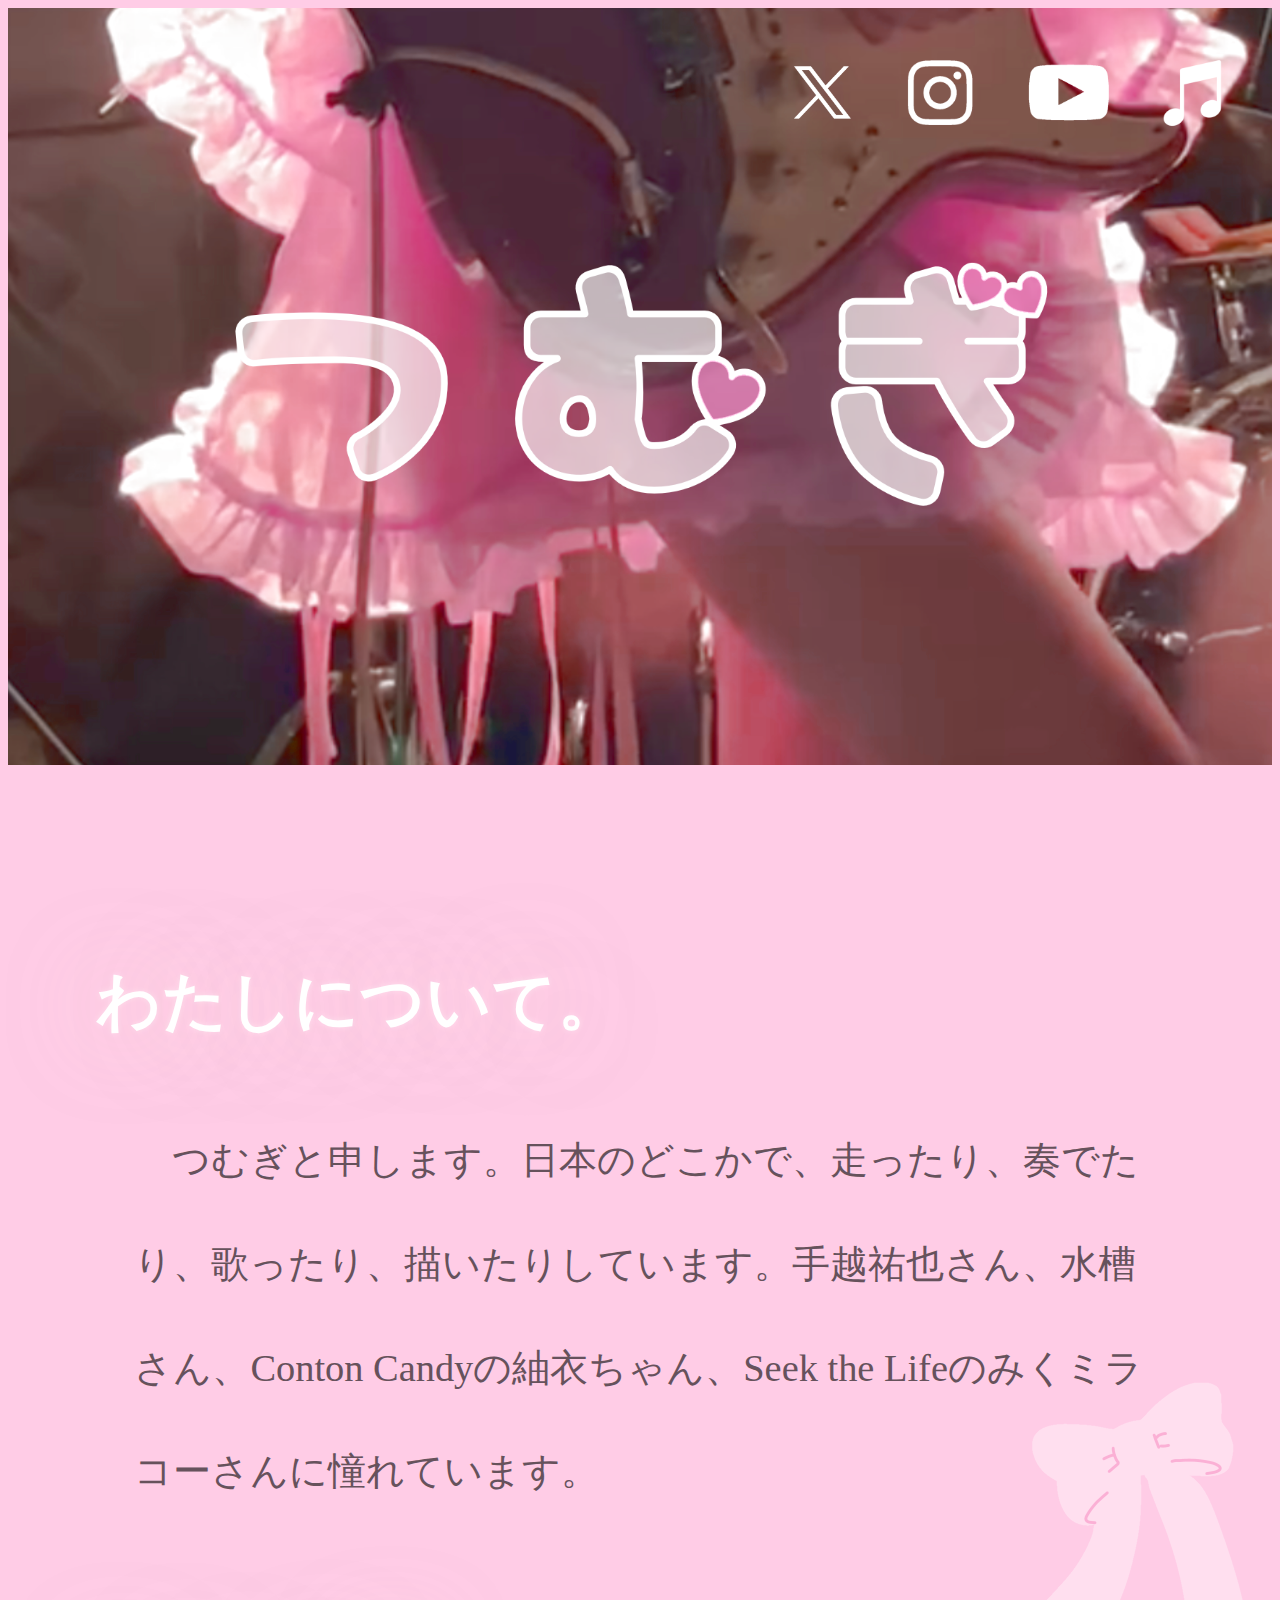
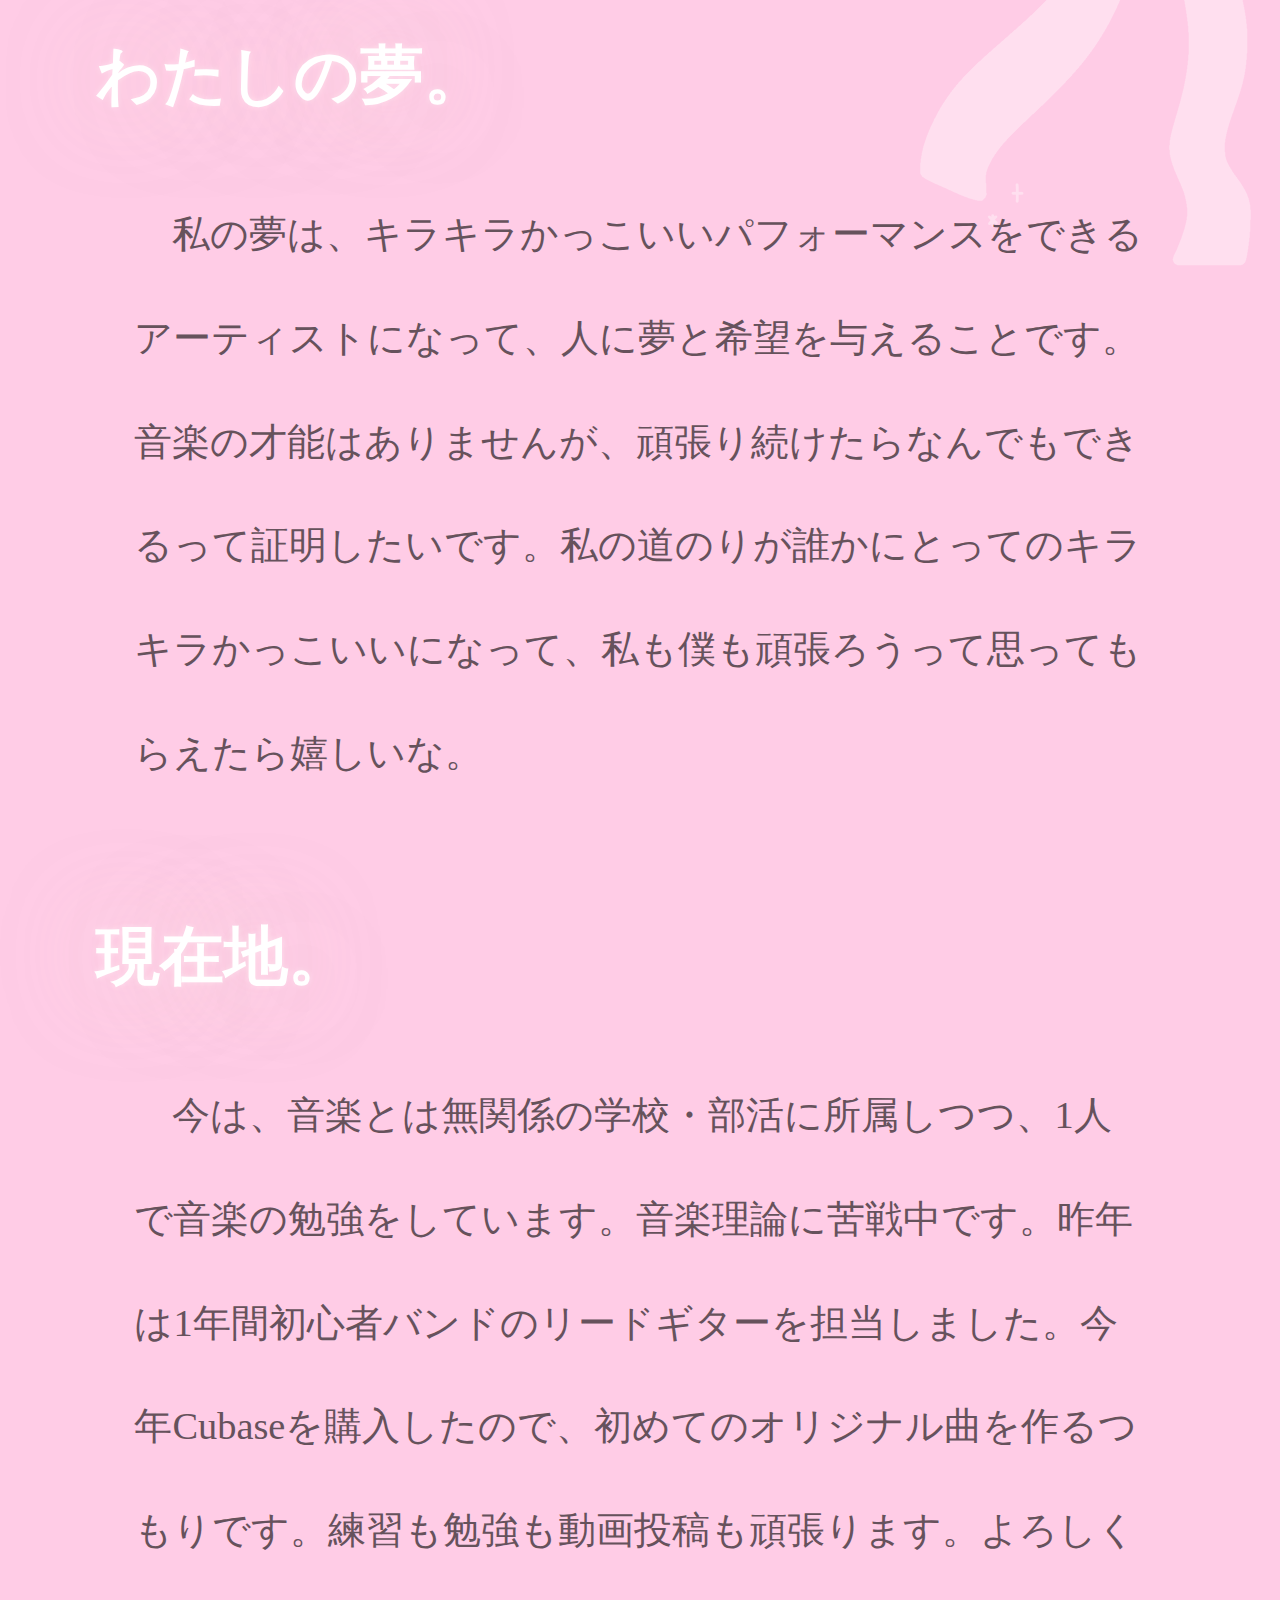
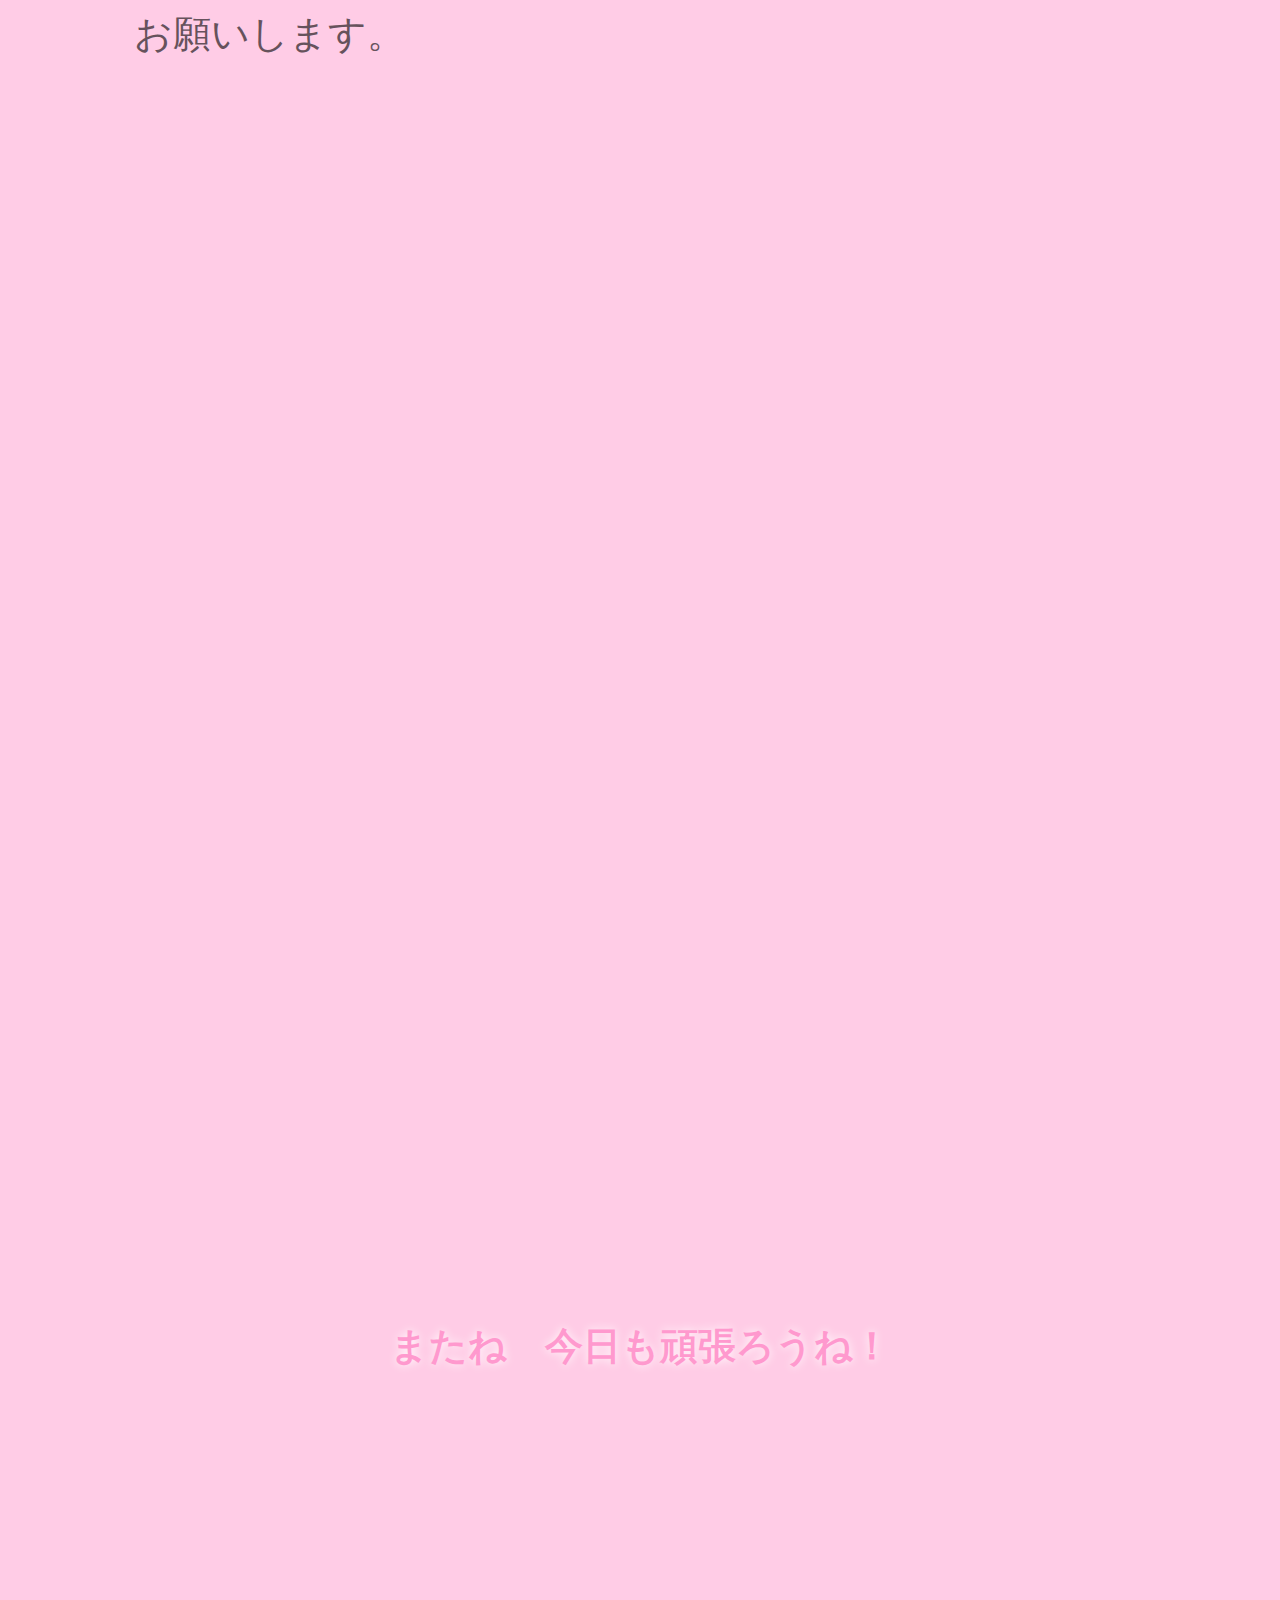
<file: index.html>
<!DOCTYPE html>
<html lang="ja">
    <head>
        <title>つむぎ</title>
        <link rel="stylesheet" href="style.css">
        <meta name="viewpoint" content="width=device-width, initial-scale=1">
        <link rel="icon" type="image/PNG" href="tsumu_icon.PNG">
    </head>

    <body>
        <header>
            <div class="header_container">
                <img id="header_image" src="tsumugi.PNG">
                <!-- <h1>つむぎ</h1> -->
                <div class="icon_container">
                    <a href="https://x.com/meltypink__26?s=21"><img id="X" src=X.PNG></a>
                    <a href="https://www.instagram.com/meltypink__26/"><img id="Instagram" src=Instagram.PNG></a>
                    <a href="https://youtube.com/@meltypink__26?si=7CMQqwtdU5sNjlXt"><img id="youtube" src=youtube.PNG></a>
                    <a href="music.html"><img id="music" src=music.PNG></a>
                </div>
            </div>
        </header>

        <main>
            <img id="ribbon" src=ribbon.PNG>
            <div class="main_container">
                <div class="item"><p>わたしについて。</p></div>
                    <div class="text">　つむぎと申します。日本のどこかで、走ったり、奏でたり、歌ったり、描いたりしています。手越祐也さん、水槽さん、Conton Candyの紬衣ちゃん、Seek the Lifeのみくミラコーさんに憧れています。</div>
                    <br>
                <div class="item"><p>わたしの夢。</p></div>
                    <div class="text">　私の夢は、キラキラかっこいいパフォーマンスをできるアーティストになって、人に夢と希望を与えることです。音楽の才能はありませんが、頑張り続けたらなんでもできるって証明したいです。私の道のりが誰かにとってのキラキラかっこいいになって、私も僕も頑張ろうって思ってもらえたら嬉しいな。</div>
                    <br>
                <div class="item"><p>現在地。</p></div>
                    <div class="text">　今は、音楽とは無関係の学校・部活に所属しつつ、1人で音楽の勉強をしています。音楽理論に苦戦中です。昨年は1年間初心者バンドのリードギターを担当しました。今年Cubaseを購入したので、初めてのオリジナル曲を作るつもりです。練習も勉強も動画投稿も頑張ります。よろしくお願いします。</div>
                    <br>
            </div>
            
            <div class="movie">
                <iframe width="560" height="315" src="https://www.youtube.com/embed/1L05wKRocz8?si=KwTI6WBA8mq9EXPv" title="YouTube video player" frameborder="0" allow="accelerometer; autoplay; clipboard-write; encrypted-media; gyroscope; picture-in-picture; web-share" referrerpolicy="strict-origin-when-cross-origin" allowfullscreen></iframe>
            </div>   
        </main>
        <last>
            <div class="last_container">
                <h2>またね　今日も頑張ろうね！</h2>
            </div>
        </last>

        <footer>
            
        </footer>
    </body>
</html>
</file>
<file: style.css>
@charset "UTF-8";

body {
    background-color: #ffcce6;
    overflow-x:hidden;
}

.header_container{
    width:100%;
    position:relative;
}

#header_image img{
    pointer-events: none;
    -webkit-touch-callout:none;
    -webkit-user-select:none;
    -moz-touch-callout:none;
    -moz-user-select:none;
    user-select:none;
}
.header_container img{
    width:100%;
}
.header_container h1{
    position:absolute;
    top:50%;
    left:50%;
    transform:translate(-50%,-90%);
    font-size:200px;
    color:white;
    font-family: "fantasy";
}

#X{
    margin:10px;
    padding:10px;
    width:8%;
    height:12%;
    position:absolute;
    top:2.5%;
    right:30%;
}
#Instagram{
    margin:10px;
    padding:10px;
    width:9%;
    height:15%;
    position:absolute;
    top:1%;
    right:20%;
}
#youtube{
    margin:10px;
    padding:10px;
    width:9%;
    height:15%;
    position:absolute;
    top:1%;
    right:10%;
}

#music{
    margin:10px;
    padding:10px;
    width:9%;
    height:15%;
    position:absolute;
    top:1%;
    right:0%;
}

.main_container{
    height:20%;
    margin-top:15%;
    margin-bottom:15%;
}
.item{
    margin-top:10vh;
    position:relative;
    margin-left:7%;
    font-size: 5vw;
    font-weight:bold;
    animation:SlideIn 4s;
    color:white;
    font-family:monospace;
    text-shadow:
    0 0 90px rgba(240, 234, 213, 0.5),
    0 0 6px rgba(255, 255, 255, 0.4);
}
@keyframes SlideIn{
    0%{
        opacity:0;
        transform:translateX(10%);
    }
    100%{
        opacity:1;
        transform:translateX(0);
    }
}
.text{
    margin-top:1%;
    position:relative;
    margin-left:10%;
    margin-right:10%;
    font-size: 3vw;
    animation:SlideIn 4s;
    line-height: 270%;
    color:#66525c;
}


main img {
    position:absolute;
    opacity:0.5;
    width:30%;
    height:auto;
    right:10px;
    margin-top:32%
}


.movie{
    width: 100%;
    aspect-ratio: 16 / 9;
}

iframe {
    text-align: center;
    display: block;
    width: 100%;
    height: 100%;
    margin: 0 auto;
    }

.last_container{
    text-align: center;
    margin:0 auto;
    justify-content: center;
}

.last_container h2{
    margin-top:25%;
    margin-bottom:30%;
    text-align: center;
    font-size: 3vw;
    color:#ff99ce;
    font-family:monospace;
    text-shadow:
    0 0 150px white ,
    0 0 10px white;
}

.last_container img{
    width:50%;
    height:auto;
    position:absolute;
    display:flex;
    margin:auto;
}
</file>
